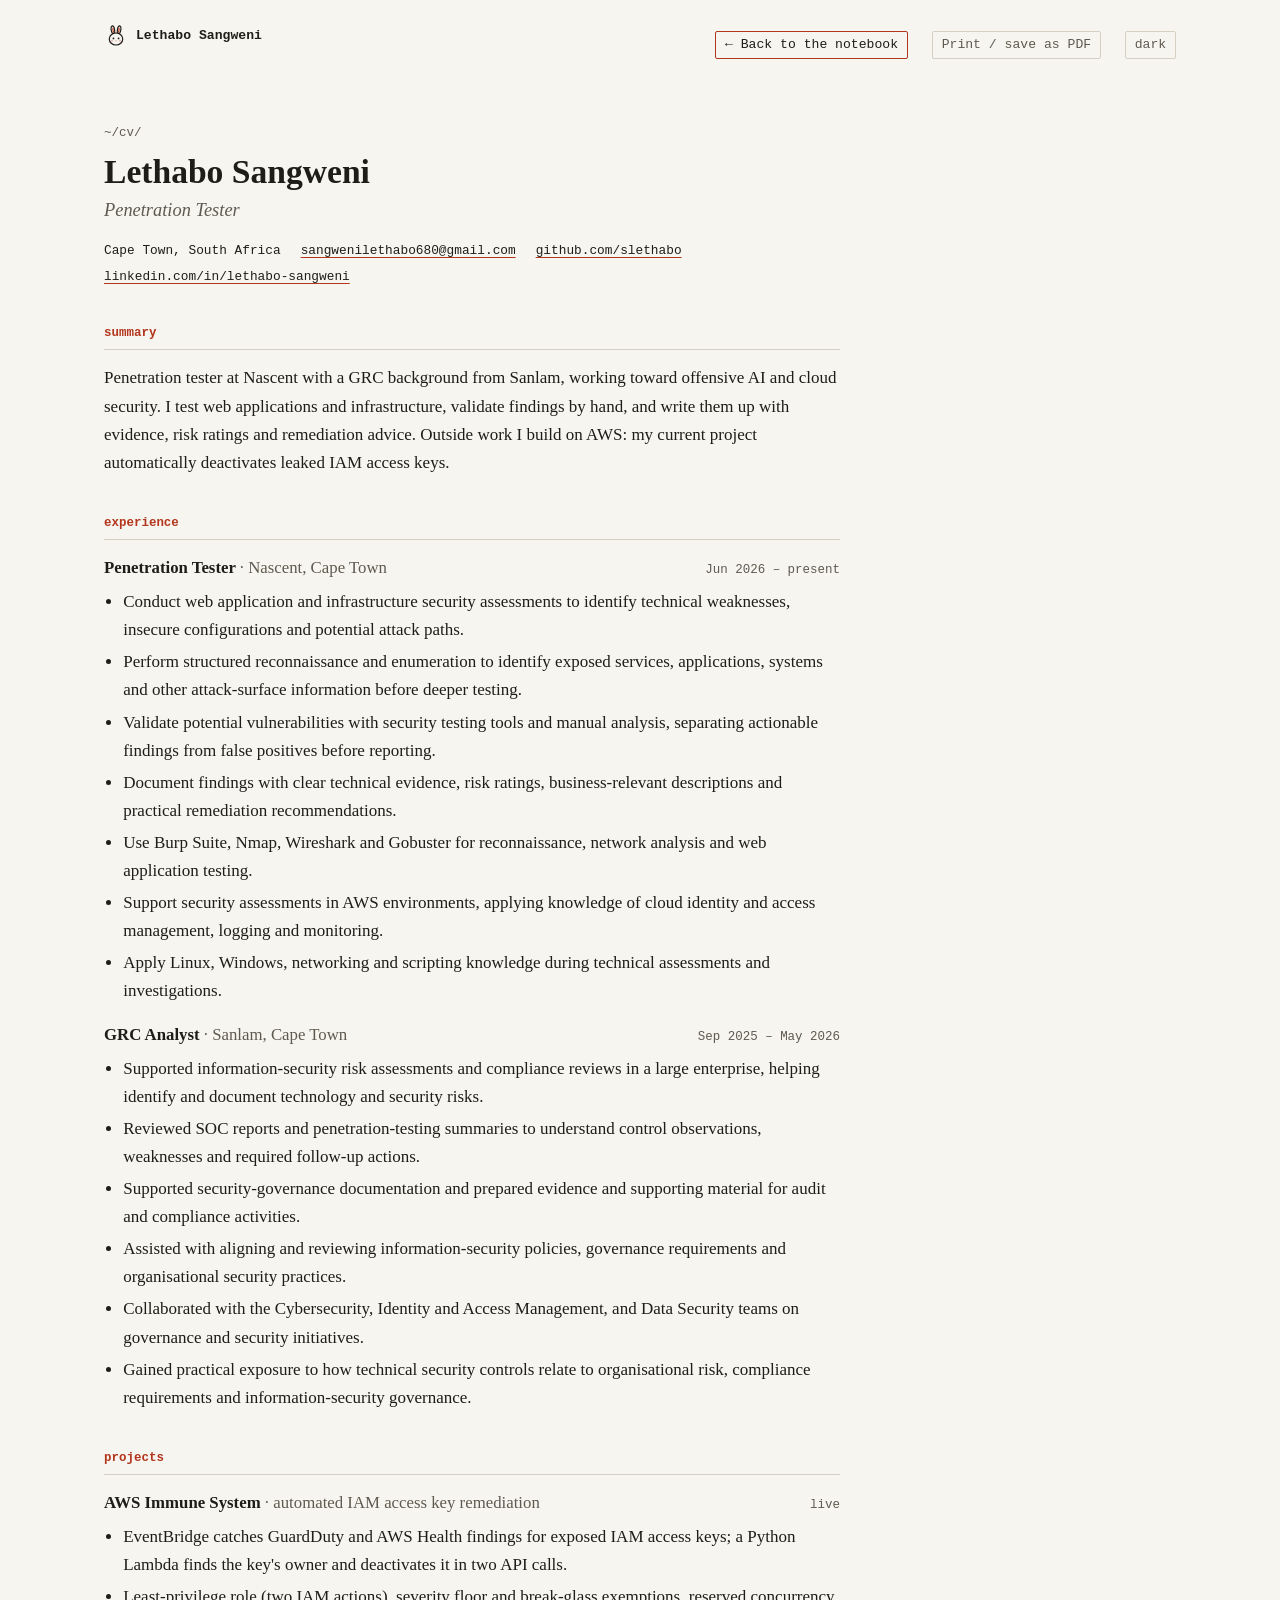
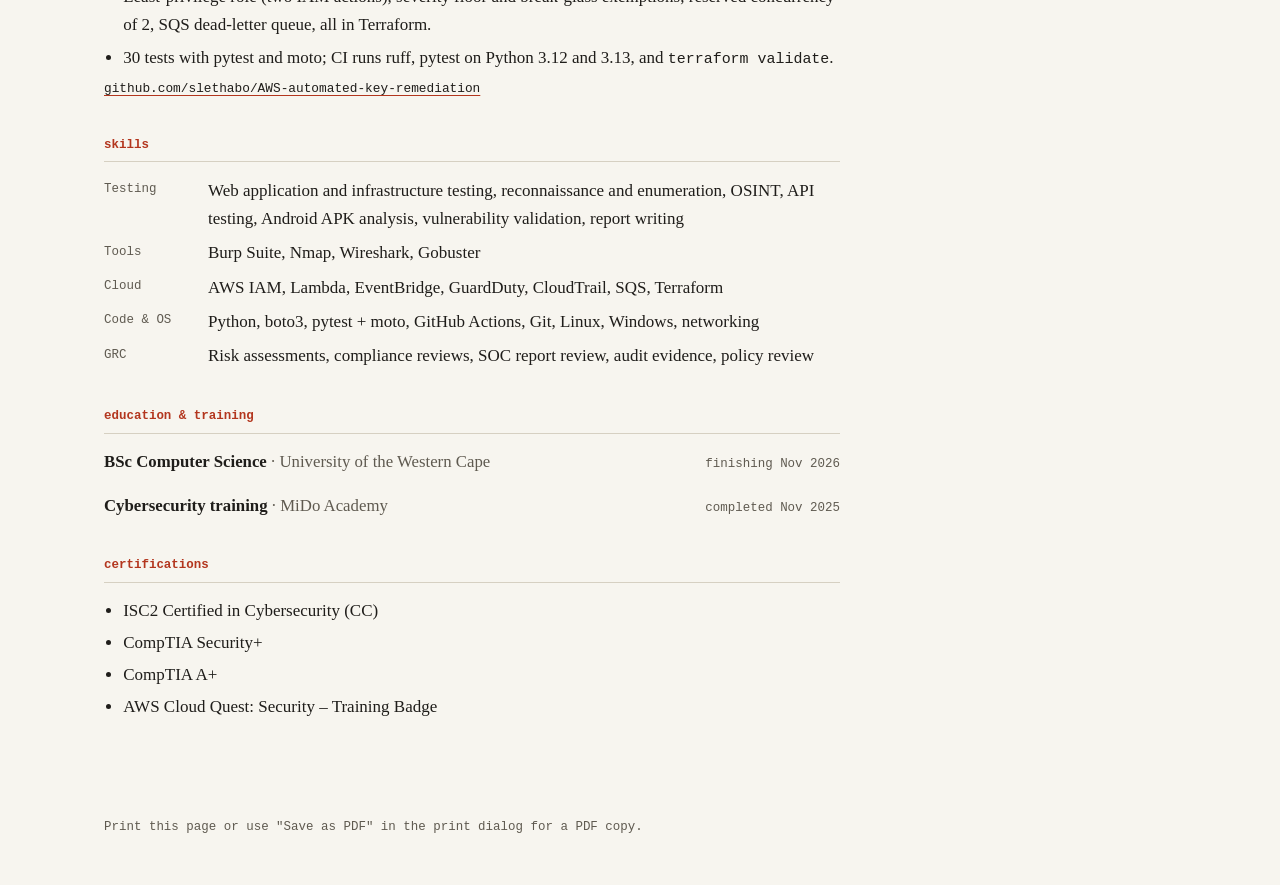
<file: cv.html>
<!doctype html>
<html lang="en">
<head>
  <meta charset="utf-8">
  <meta name="viewport" content="width=device-width, initial-scale=1">
  <meta http-equiv="Content-Security-Policy" content="default-src 'self'; script-src 'self'; style-src 'self'; img-src 'self' data:; font-src 'self'; connect-src 'self'; object-src 'none'; base-uri 'self'; form-action 'none'">
  <meta name="referrer" content="strict-origin-when-cross-origin">

  <title>CV · Lethabo Sangweni, junior penetration tester</title>
  <meta name="description" content="CV of Lethabo Sangweni, a junior penetration tester at Nascent in Cape Town.">
  <meta name="theme-color" content="#f7f5ef" media="(prefers-color-scheme: light)">
  <meta name="theme-color" content="#161513" media="(prefers-color-scheme: dark)">
  <link rel="icon" href="./assets/favicon.svg" type="image/svg+xml">
  <link rel="canonical" href="https://slethabo.github.io/portfolio/cv.html">

  <link rel="stylesheet" href="./styles.css?v=2.3">
  <script src="./theme.js?v=2.3"></script>
  <script src="./main.js?v=2.3" defer></script>
</head>

<body class="cv-page">
  <a href="#main" class="skip-link">Skip to content</a>

  <svg class="sprite" aria-hidden="true" focusable="false">
    <symbol id="bunny" viewBox="0 0 32 32">
      <g stroke-width="1.6" stroke-linejoin="round" stroke-linecap="round">
        <path d="M11.5 13C9 9 8.5 3.5 11 2.5c2.5-.7 3.5 5 3.2 9.7"/>
        <path d="M17.8 12.2c-.3-4.7.7-10.4 3.2-9.7 2.5 1 2 6.5-.5 10.5"/>
        <path d="M12 5.5c-.4 2 0 4 .8 5.5M20 5.5c.4 2 0 4-.8 5.5" fill="none" stroke="currentColor"/>
        <ellipse cx="16" cy="20" rx="9" ry="8"/>
        <path d="M12.6 19.2h.01M19.4 19.2h.01" stroke-width="2.4"/>
        <path d="M15 22.3h2l-1 1.1z" fill="currentColor" stroke="none"/>
        <circle cx="10.6" cy="22.4" r="1.4" fill="currentColor" stroke="none" opacity=".3"/>
        <circle cx="21.4" cy="22.4" r="1.4" fill="currentColor" stroke="none" opacity=".3"/>
      </g>
    </symbol>
  </svg>

  <header class="site-head wrap no-print">
    <a class="site-name" href="./"><svg class="bunny" aria-hidden="true" focusable="false"><use href="#bunny"/></svg>Lethabo Sangweni</a>
    <a class="cv-link" href="./">&larr; Back to the notebook</a>
    <button type="button" class="theme-toggle" data-print>Print / save as PDF</button>
    <button type="button" class="theme-toggle" data-theme-toggle>Theme</button>
  </header>

  <main id="main" class="wrap">
    <article class="cv">
      <header class="cv-head">
        <p class="path no-print" aria-hidden="true">~/cv/</p>
        <h1>Lethabo Sangweni</h1>
        <p class="cv-title">Penetration Tester</p>
        <p class="cv-contact">
          <span>Cape Town, South Africa</span>
          <a href="mailto:sangwenilethabo680@gmail.com">sangwenilethabo680@gmail.com</a>
          <a href="https://github.com/slethabo">github.com/slethabo</a>
          <a href="https://www.linkedin.com/in/lethabo-sangweni/">linkedin.com/in/lethabo-sangweni</a>
        </p>
      </header>

      <section>
        <h2>Summary</h2>
        <p>
          Penetration tester at Nascent with a GRC background from Sanlam, working toward offensive AI and
          cloud security. I test web applications and infrastructure, validate findings by hand, and write them
          up with evidence, risk ratings and remediation advice. Outside work I build on AWS: my current
          project automatically deactivates leaked IAM access keys.
        </p>
      </section>

      <section class="cv-experience">
        <h2>Experience</h2>
        <div class="cv-entry">
          <div class="cv-entry-head">
            <h3>Penetration Tester <span class="muted">· Nascent, Cape Town</span></h3>
            <span class="cv-period">Jun 2026 – present</span>
          </div>
          <ul>
            <li>Conduct web application and infrastructure security assessments to identify technical weaknesses, insecure configurations and potential attack paths.</li>
            <li>Perform structured reconnaissance and enumeration to identify exposed services, applications, systems and other attack-surface information before deeper testing.</li>
            <li>Validate potential vulnerabilities with security testing tools and manual analysis, separating actionable findings from false positives before reporting.</li>
            <li>Document findings with clear technical evidence, risk ratings, business-relevant descriptions and practical remediation recommendations.</li>
            <li>Use Burp Suite, Nmap, Wireshark and Gobuster for reconnaissance, network analysis and web application testing.</li>
            <li>Support security assessments in AWS environments, applying knowledge of cloud identity and access management, logging and monitoring.</li>
            <li>Apply Linux, Windows, networking and scripting knowledge during technical assessments and investigations.</li>
          </ul>
        </div>
        <div class="cv-entry">
          <div class="cv-entry-head">
            <h3>GRC Analyst <span class="muted">· Sanlam, Cape Town</span></h3>
            <span class="cv-period">Sep 2025 – May 2026</span>
          </div>
          <ul>
            <li>Supported information-security risk assessments and compliance reviews in a large enterprise, helping identify and document technology and security risks.</li>
            <li>Reviewed SOC reports and penetration-testing summaries to understand control observations, weaknesses and required follow-up actions.</li>
            <li>Supported security-governance documentation and prepared evidence and supporting material for audit and compliance activities.</li>
            <li>Assisted with aligning and reviewing information-security policies, governance requirements and organisational security practices.</li>
            <li>Collaborated with the Cybersecurity, Identity and Access Management, and Data Security teams on governance and security initiatives.</li>
            <li>Gained practical exposure to how technical security controls relate to organisational risk, compliance requirements and information-security governance.</li>
          </ul>
        </div>
      </section>

      <section>
        <h2>Projects</h2>
        <div class="cv-entry">
          <div class="cv-entry-head">
            <h3>AWS Immune System <span class="muted">· automated IAM access key remediation</span></h3>
            <span class="cv-period">live</span>
          </div>
          <ul>
            <li>EventBridge catches GuardDuty and AWS Health findings for exposed IAM access keys; a Python Lambda finds the key's owner and deactivates it in two API calls.</li>
            <li>Least-privilege role (two IAM actions), severity floor and break-glass exemptions, reserved concurrency of 2, SQS dead-letter queue, all in Terraform.</li>
            <li>30 tests with pytest and moto; CI runs ruff, pytest on Python 3.12 and 3.13, and <code>terraform validate</code>.</li>
          </ul>
          <p class="cv-links"><a href="https://github.com/slethabo/AWS-automated-key-remediation">github.com/slethabo/AWS-automated-key-remediation</a></p>
        </div>
      </section>

      <section>
        <h2>Skills</h2>
        <dl class="cv-skills">
          <dt>Testing</dt>
          <dd>Web application and infrastructure testing, reconnaissance and enumeration, OSINT, API testing, Android APK analysis, vulnerability validation, report writing</dd>
          <dt>Tools</dt>
          <dd>Burp Suite, Nmap, Wireshark, Gobuster</dd>
          <dt>Cloud</dt>
          <dd>AWS IAM, Lambda, EventBridge, GuardDuty, CloudTrail, SQS, Terraform</dd>
          <dt>Code &amp; OS</dt>
          <dd>Python, boto3, pytest + moto, GitHub Actions, Git, Linux, Windows, networking</dd>
          <dt>GRC</dt>
          <dd>Risk assessments, compliance reviews, SOC report review, audit evidence, policy review</dd>
        </dl>
      </section>

      <section>
        <h2>Education &amp; training</h2>
        <div class="cv-entry">
          <div class="cv-entry-head">
            <h3>BSc Computer Science <span class="muted">· University of the Western Cape</span></h3>
            <span class="cv-period">finishing Nov 2026</span>
          </div>
        </div>
        <div class="cv-entry">
          <div class="cv-entry-head">
            <h3>Cybersecurity training <span class="muted">· MiDo Academy</span></h3>
            <span class="cv-period">completed Nov 2025</span>
          </div>
        </div>
      </section>

      <section>
        <h2>Certifications</h2>
        <ul class="cv-certs">
          <li>ISC2 Certified in Cybersecurity (CC)</li>
          <li>CompTIA Security+</li>
          <li>CompTIA A+</li>
          <li>AWS Cloud Quest: Security – Training Badge</li>
        </ul>
      </section>
    </article>
  </main>

  <footer class="site-foot wrap no-print">
    <p>Print this page or use "Save as PDF" in the print dialog for a PDF copy.</p>
  </footer>
</body>
</html>
</file>
<file: styles.css>
/* =============================================================================
   styles.css. A field notebook: paper (or night) background, one serif for
   reading, one monospace for paths, dates and tags, and a red-pen accent for
   margin notes and links. No web fonts; everything is a system font.

   Layout: each section is a grid of [path label | text column], and on wide
   screens .note elements float out into the right margin as sidenotes.
   ========================================================================== */

:root {
  color-scheme: light dark;

  --bg: light-dark(#f7f5ef, #161513);
  --bg-2: light-dark(#eeebe2, #1f1e1b);
  --text: light-dark(#1f1d1a, #e8e4da);
  --muted: light-dark(#5f5a50, #a39e92);
  --rule: light-dark(#d6d0c2, #36332d);
  --accent: light-dark(#b3361e, #e8765c);
  --mark: light-dark(#f6dfa8, #4a3b17);

  --serif: "Iowan Old Style", "Charter", "Bitstream Charter", "Sitka Text", Cambria, Georgia, serif;
  --mono: ui-monospace, "SF Mono", "Cascadia Mono", "Segoe UI Mono", Menlo, Consolas, monospace;

  --measure: 38rem;
  --label: 8rem;
  --gap: 3rem;
  --note: 14rem;
}
:root[data-theme="light"] {
  color-scheme: light;
}
:root[data-theme="dark"] {
  color-scheme: dark;
}

*,
*::before,
*::after {
  box-sizing: border-box;
}

html {
  -webkit-text-size-adjust: 100%;
}
@media (prefers-reduced-motion: no-preference) {
  html {
    scroll-behavior: smooth;
  }
}

body {
  margin: 0;
  background: var(--bg);
  color: var(--text);
  font-family: var(--serif);
  font-size: 1.0625rem;
  line-height: 1.65;
  text-rendering: optimizeLegibility;
}

h1,
h2,
h3,
h4,
p,
ol,
ul,
dl,
dd,
figure {
  margin: 0;
}

a {
  color: inherit;
  text-decoration: underline;
  text-decoration-color: var(--accent);
  text-decoration-thickness: 1px;
  text-underline-offset: 3px;
}
a:hover {
  color: var(--accent);
}

:focus-visible {
  outline: 2px solid var(--accent);
  outline-offset: 2px;
}

code,
.mono {
  font-family: var(--mono);
  font-size: 0.88em;
}
.muted {
  color: var(--muted);
}
.small {
  font-size: 0.8rem;
}

/* Visible placeholder so nothing unfinished ships unnoticed. */
.todo {
  background: var(--mark);
  font-family: var(--mono);
  font-size: 0.82em;
  padding: 0 0.2em;
  box-decoration-break: clone;
  -webkit-box-decoration-break: clone;
}

.skip-link {
  position: absolute;
  left: 1rem;
  top: -3rem;
  padding: 0.4rem 0.8rem;
  background: var(--text);
  color: var(--bg);
  font-family: var(--mono);
  font-size: 0.85rem;
}
.skip-link:focus {
  top: 1rem;
}

/* ---------- page frame ---------- */

.wrap {
  max-width: 70rem;
  margin: 0 auto;
  padding: 0 1.5rem;
}

.grid {
  display: grid;
  grid-template-columns: minmax(0, 1fr);
}
@media (min-width: 48rem) {
  .grid {
    grid-template-columns: var(--label) minmax(0, var(--measure));
    column-gap: var(--gap);
  }
}
@media (min-width: 72rem) {
  .grid {
    grid-template-columns: var(--label) minmax(0, var(--measure)) minmax(0, 1fr);
  }
}
.col {
  grid-column: 1;
  min-width: 0;
}
@media (min-width: 48rem) {
  .col {
    grid-column: 2;
  }
}

.path {
  font-family: var(--mono);
  font-size: 0.78rem;
  color: var(--muted);
  margin-bottom: 0.5rem;
}
@media (min-width: 48rem) {
  .path {
    padding-top: 0.55rem;
    text-align: right;
  }
}

.site-head {
  display: flex;
  flex-wrap: wrap;
  align-items: baseline;
  gap: 0.75rem 1.5rem;
  padding-top: 1.5rem;
  padding-bottom: 1.5rem;
  font-family: var(--mono);
  font-size: 0.82rem;
}
.site-name {
  display: inline-flex;
  align-items: center;
  gap: 0.5rem;
  font-weight: 600;
  text-decoration: none;
  margin-right: auto;
}
.site-head ul {
  display: flex;
  flex-wrap: wrap;
  gap: 0.25rem 1.1rem;
  padding: 0;
  list-style: none;
}
.site-head nav a {
  color: var(--muted);
  text-decoration: none;
}
.site-head nav a:hover {
  color: var(--accent);
}
.theme-toggle {
  font: inherit;
  color: var(--muted);
  background: none;
  border: 1px solid var(--rule);
  border-radius: 2px;
  padding: 0.15rem 0.55rem;
  cursor: pointer;
}
.theme-toggle:hover {
  color: var(--text);
  border-color: var(--muted);
}

/* ---------- bunny ---------- */

.sprite {
  position: absolute;
  width: 0;
  height: 0;
  overflow: hidden;
}
.bunny {
  width: 1.5rem;
  height: 1.5rem;
  flex: none;
  fill: var(--bg);
  stroke: var(--text);
  color: var(--accent);
}
.hop {
  display: inline-flex;
  align-items: center;
  gap: 0.35rem;
  margin-left: 0.75rem;
  text-decoration: none;
}
.hop .bunny {
  width: 1.2rem;
  height: 1.2rem;
}
@media (prefers-reduced-motion: no-preference) {
  .site-name:hover .bunny,
  .hop:hover .bunny {
    animation: hop 0.55s ease-out;
  }
}
@keyframes hop {
  30% {
    transform: translateY(-6px);
  }
  60% {
    transform: translateY(0);
  }
  78% {
    transform: translateY(-2px);
  }
}

.site-foot {
  padding-top: 2rem;
  padding-bottom: 3rem;
  font-family: var(--mono);
  font-size: 0.78rem;
  color: var(--muted);
}

/* ---------- sections (deliberately uneven spacing) ---------- */

.sec h2 {
  font-size: 1.45rem;
  font-weight: 600;
  line-height: 1.3;
  margin-bottom: 1.25rem;
}
.lede {
  color: var(--muted);
  margin-bottom: 1.5rem;
}
.prose > p + p,
.prose > .note + p {
  margin-top: 1rem;
}

.sec-intro {
  padding: 4.5rem 0 4rem;
}
.intro-line {
  font-size: clamp(1.5rem, 1.1rem + 1.6vw, 2.1rem);
  font-weight: 400;
  line-height: 1.35;
  letter-spacing: -0.01em;
}

.sec-about {
  padding: 2.5rem 0 3.5rem;
}
.sec-about .col {
  max-width: 33rem;
  display: flow-root; /* contain the floated portrait */
}

/* ---------- illustration ---------- */

.portrait {
  max-width: 20rem;
  margin: 0 0 1.5rem;
}
@media (min-width: 72rem) {
  .portrait {
    float: right;
    clear: right;
    width: 16rem;
    margin: 0 calc(-1 * (16rem + var(--gap))) 1.5rem 0;
  }
}
.portrait figcaption {
  margin-top: 0.4rem;
}
.ill {
  display: block;
  width: 100%;
  height: auto;
  fill: none;
  stroke: var(--text);
  stroke-width: 2;
  stroke-linecap: round;
  stroke-linejoin: round;
}
.ill .skin {
  fill: #6b3d24;
}
.ill .shine {
  fill: #fff;
  opacity: 0.2;
  stroke: none;
}
.ill .sweater {
  fill: #d9a441;
}
.ill .paper {
  fill: var(--bg-2);
}
.ill .leaf {
  fill: #6f8f5a;
}
.ill .accent {
  stroke: var(--accent);
}
.ill .blush {
  fill: var(--accent);
  opacity: 0.22;
  stroke: none;
}
.ill .sticker {
  fill: #fff;
  stroke: #1f1d1a;
  color: #e07a8f;
}

.sec-projects {
  padding: 3.5rem 0 4.5rem;
  border-top: 1px solid var(--rule);
}

.sec-writeups {
  padding: 4rem 0 4rem;
  background: var(--bg-2);
}

.sec-community {
  padding: 4rem 0 2.5rem;
}

.sec-contact {
  padding: 2.5rem 0 3rem;
  border-top: 1px solid var(--rule);
}

/* ---------- margin notes ---------- */

.note {
  display: block;
  margin: 1rem 0;
  padding-left: 0.75rem;
  border-left: 2px solid var(--accent);
  font-size: 0.85rem;
  line-height: 1.5;
  color: var(--muted);
}
@media (min-width: 72rem) {
  .note {
    float: right;
    clear: right;
    width: var(--note);
    margin: 0.3rem calc(-1 * (var(--note) + var(--gap))) 1rem 0;
  }
}

/* The status note sits before the intro sentence in the source so it can
   float beside it; on narrower screens move it below. */
@media (max-width: 71.99rem) {
  .sec-intro .col {
    display: flex;
    flex-direction: column;
  }
  .note-status {
    order: 1;
    margin-top: 2rem;
  }
}

.note-status dl {
  display: grid;
  grid-template-columns: auto;
  gap: 0;
}
.note-status dt {
  font-family: var(--mono);
  font-size: 0.72rem;
  text-transform: lowercase;
  color: var(--accent);
}
.note-status dt:not(:first-child) {
  margin-top: 0.5rem;
}

/* ---------- projects ---------- */

.meta {
  display: flex;
  flex-wrap: wrap;
  gap: 0.2rem 0.9rem;
  font-family: var(--mono);
  font-size: 0.78rem;
  color: var(--muted);
}
.num {
  font-family: var(--mono);
  color: var(--accent);
}

.featured h3 {
  margin-top: 0.4rem;
  font-size: 1.75rem;
  font-weight: 600;
  line-height: 1.2;
}
.featured .sub {
  margin-top: 0.25rem;
  color: var(--muted);
  font-style: italic;
}
.featured h4 {
  margin: 2rem 0 0.6rem;
  font-family: var(--mono);
  font-size: 0.78rem;
  font-weight: 600;
  text-transform: lowercase;
  letter-spacing: 0.02em;
  color: var(--accent);
}
.featured h4::before {
  content: "## ";
  color: var(--muted);
}
.featured ul,
.featured ol {
  margin-top: 0.75rem;
  padding-left: 1.25rem;
}
.featured li + li {
  margin-top: 0.4rem;
}
.featured .steps li::marker {
  font-family: var(--mono);
  font-size: 0.85em;
  color: var(--muted);
}
.featured ul li::marker {
  content: "– ";
  color: var(--muted);
}

figure.demo {
  margin: 1.75rem 0 0.5rem;
}
figure.demo video {
  display: block;
  width: 100%;
  height: auto;
  background: #000;
  border-left: 2px solid var(--accent);
}

figure.code,
figure.term {
  margin: 1.5rem 0;
}
figcaption {
  font-family: var(--mono);
  font-size: 0.75rem;
  color: var(--muted);
  margin-bottom: 0.35rem;
}
pre {
  margin: 0;
  padding: 0.9rem 1rem;
  overflow-x: auto;
  background: var(--bg-2);
  border-left: 2px solid var(--rule);
  font-family: var(--mono);
  font-size: 0.82rem;
  line-height: 1.55;
}
pre code {
  font-size: inherit;
}
.term pre {
  background: light-dark(#1f1d1a, #0e0d0c);
  color: #e8e4da;
  border-left-color: var(--accent);
}
.term .prompt {
  color: #e8765c;
  user-select: none;
}
.term .todo {
  background: #4a3b17;
  color: #e8e4da;
}

.links {
  display: flex;
  flex-wrap: wrap;
  align-items: baseline;
  gap: 0.4rem 1.5rem;
  margin-top: 2rem;
  font-family: var(--mono);
  font-size: 0.85rem;
}

.list-head {
  margin: 4rem 0 0.5rem;
  font-family: var(--mono);
  font-size: 0.78rem;
  font-weight: 600;
  color: var(--muted);
  text-transform: lowercase;
}
.compact {
  padding: 0;
  list-style: none;
}
.compact > li {
  display: grid;
  grid-template-columns: 2rem minmax(0, 1fr);
  gap: 0.75rem;
  padding: 1.25rem 0;
  border-top: 1px solid var(--rule);
}
.compact .num {
  font-size: 0.8rem;
  padding-top: 0.3rem;
}
.compact h4 {
  font-size: 1.1rem;
  font-weight: 600;
}
.compact h4 .muted {
  font-weight: 400;
  font-style: italic;
}
.compact p {
  margin-top: 0.4rem;
}
.tags {
  font-family: var(--mono);
  font-size: 0.75rem;
  color: var(--muted);
}

/* ---------- write-ups ---------- */

.filters {
  display: flex;
  flex-wrap: wrap;
  gap: 0.4rem;
}
.filters button {
  font-family: var(--mono);
  font-size: 0.75rem;
  color: var(--muted);
  background: transparent;
  border: 1px solid var(--rule);
  border-radius: 2px;
  padding: 0.15rem 0.55rem;
  cursor: pointer;
}
.filters button:hover {
  color: var(--text);
  border-color: var(--muted);
}
.filters button[aria-pressed="true"] {
  color: var(--bg);
  background: var(--text);
  border-color: var(--text);
}
.count {
  margin: 0.9rem 0 0;
}

.year {
  margin: 2rem 0 0;
  text-align: left;
  padding: 0;
  font-weight: 400;
}
.writeup-list {
  padding: 0;
  list-style: none;
}
.writeup {
  padding: 1.1rem 0 1.25rem;
  border-bottom: 1px dashed var(--rule);
}
.writeup h4 {
  margin-top: 0.3rem;
  font-size: 1.12rem;
  font-weight: 600;
  line-height: 1.35;
}
.writeup p + p {
  margin-top: 0.35rem;
}
.writeup .summary {
  margin-top: 0.35rem;
}
.got-wrong {
  font-size: 0.95rem;
}
.got-wrong .label {
  font-family: var(--mono);
  font-size: 0.75rem;
  color: var(--accent);
}

/* ---------- community timeline ---------- */

.timeline {
  padding: 0;
  list-style: none;
  border-left: 1px solid var(--rule);
}
.timeline > li {
  position: relative;
  padding: 0 0 1.75rem 1.25rem;
}
.timeline > li::before {
  content: "";
  position: absolute;
  left: -4px;
  top: 0.55rem;
  width: 7px;
  height: 7px;
  background: var(--bg);
  border: 1px solid var(--muted);
  border-radius: 50%;
}
.timeline time,
.timeline .kind {
  font-family: var(--mono);
  font-size: 0.75rem;
  color: var(--muted);
}
.timeline h3 {
  font-size: 1.05rem;
  font-weight: 600;
}
.timeline .org {
  font-style: italic;
  color: var(--muted);
}

/* ---------- contact ---------- */

.contact {
  display: grid;
  grid-template-columns: 4.5rem minmax(0, 1fr);
  gap: 0.5rem 1rem;
  align-items: baseline;
}
.contact dt {
  font-family: var(--mono);
  font-size: 0.78rem;
  color: var(--muted);
}

/* ---------- recruiter view (cv.html) ---------- */

.cv-link {
  color: var(--text);
  text-decoration: none;
  border: 1px solid var(--accent);
  border-radius: 2px;
  padding: 0.15rem 0.55rem;
}
.cv-link:hover {
  background: var(--accent);
  color: var(--bg);
}

.cv {
  max-width: 46rem;
  padding: 2.5rem 0 4rem;
}
.cv-head h1 {
  font-size: 2.1rem;
  font-weight: 600;
  line-height: 1.2;
}
.cv-head .path {
  text-align: left;
  padding: 0;
}
.cv-title {
  margin-top: 0.2rem;
  font-size: 1.15rem;
  font-style: italic;
  color: var(--muted);
}
.cv-contact {
  display: flex;
  flex-wrap: wrap;
  gap: 0.3rem 1.25rem;
  margin-top: 0.9rem;
  font-family: var(--mono);
  font-size: 0.8rem;
}
.cv section {
  margin-top: 2.25rem;
}
.cv h2 {
  padding-bottom: 0.35rem;
  margin-bottom: 0.9rem;
  border-bottom: 1px solid var(--rule);
  font-family: var(--mono);
  font-size: 0.78rem;
  font-weight: 600;
  text-transform: lowercase;
  color: var(--accent);
}
.cv-entry + .cv-entry {
  margin-top: 1rem;
}
.cv-entry-head {
  display: flex;
  flex-wrap: wrap;
  align-items: baseline;
  justify-content: space-between;
  gap: 0.2rem 1rem;
}
.cv-entry-head h3 {
  font-size: 1.05rem;
  font-weight: 600;
}
.cv-entry-head .muted {
  font-weight: 400;
}
.cv-period {
  font-family: var(--mono);
  font-size: 0.78rem;
  color: var(--muted);
  white-space: nowrap;
}
.cv ul {
  margin-top: 0.4rem;
  padding-left: 1.2rem;
}
.cv li + li {
  margin-top: 0.25rem;
}
.cv-links {
  margin-top: 0.4rem;
  font-family: var(--mono);
  font-size: 0.8rem;
}
.cv-skills {
  display: grid;
  grid-template-columns: 5.5rem minmax(0, 1fr);
  gap: 0.4rem 1rem;
}
.cv-skills dt {
  font-family: var(--mono);
  font-size: 0.78rem;
  color: var(--muted);
  padding-top: 0.15rem;
}

/* ---------- print ---------- */

@media print {
  @page {
    margin: 12mm 14mm;
  }
  :root {
    color-scheme: light;
    --bg: #fff;
    --bg-2: #f4f4f4;
  }
  .site-head nav,
  .theme-toggle,
  .cv-link,
  .filters,
  .skip-link,
  .no-print {
    display: none !important;
  }
  .sec-writeups {
    background: none;
  }
  .note {
    float: none;
    width: auto;
    margin: 0.75rem 0;
  }
  .cv {
    padding: 0;
    max-width: none;
    font-size: 9.5pt;
    line-height: 1.4;
  }
  .cv-head h1 {
    font-size: 1.7rem;
  }
  .cv section {
    margin-top: 0.75rem;
  }
  .cv-contact {
    margin-top: 0.5rem;
  }
  .cv h2 {
    margin-bottom: 0.4rem;
    padding-bottom: 0.2rem;
  }
  .cv-entry + .cv-entry {
    margin-top: 0.5rem;
  }
  .cv li + li {
    margin-top: 0.1rem;
  }
  .cv-entry,
  .cv li,
  .cv section:not(.cv-experience) {
    break-inside: avoid;
  }
  .cv h2,
  .cv-entry-head {
    break-after: avoid;
  }
  .cv-page a[href^="http"]::after {
    content: none;
  }
  a[href^="http"]::after {
    content: " (" attr(href) ")";
    font-size: 0.75em;
    color: var(--muted);
  }
}
</file>
